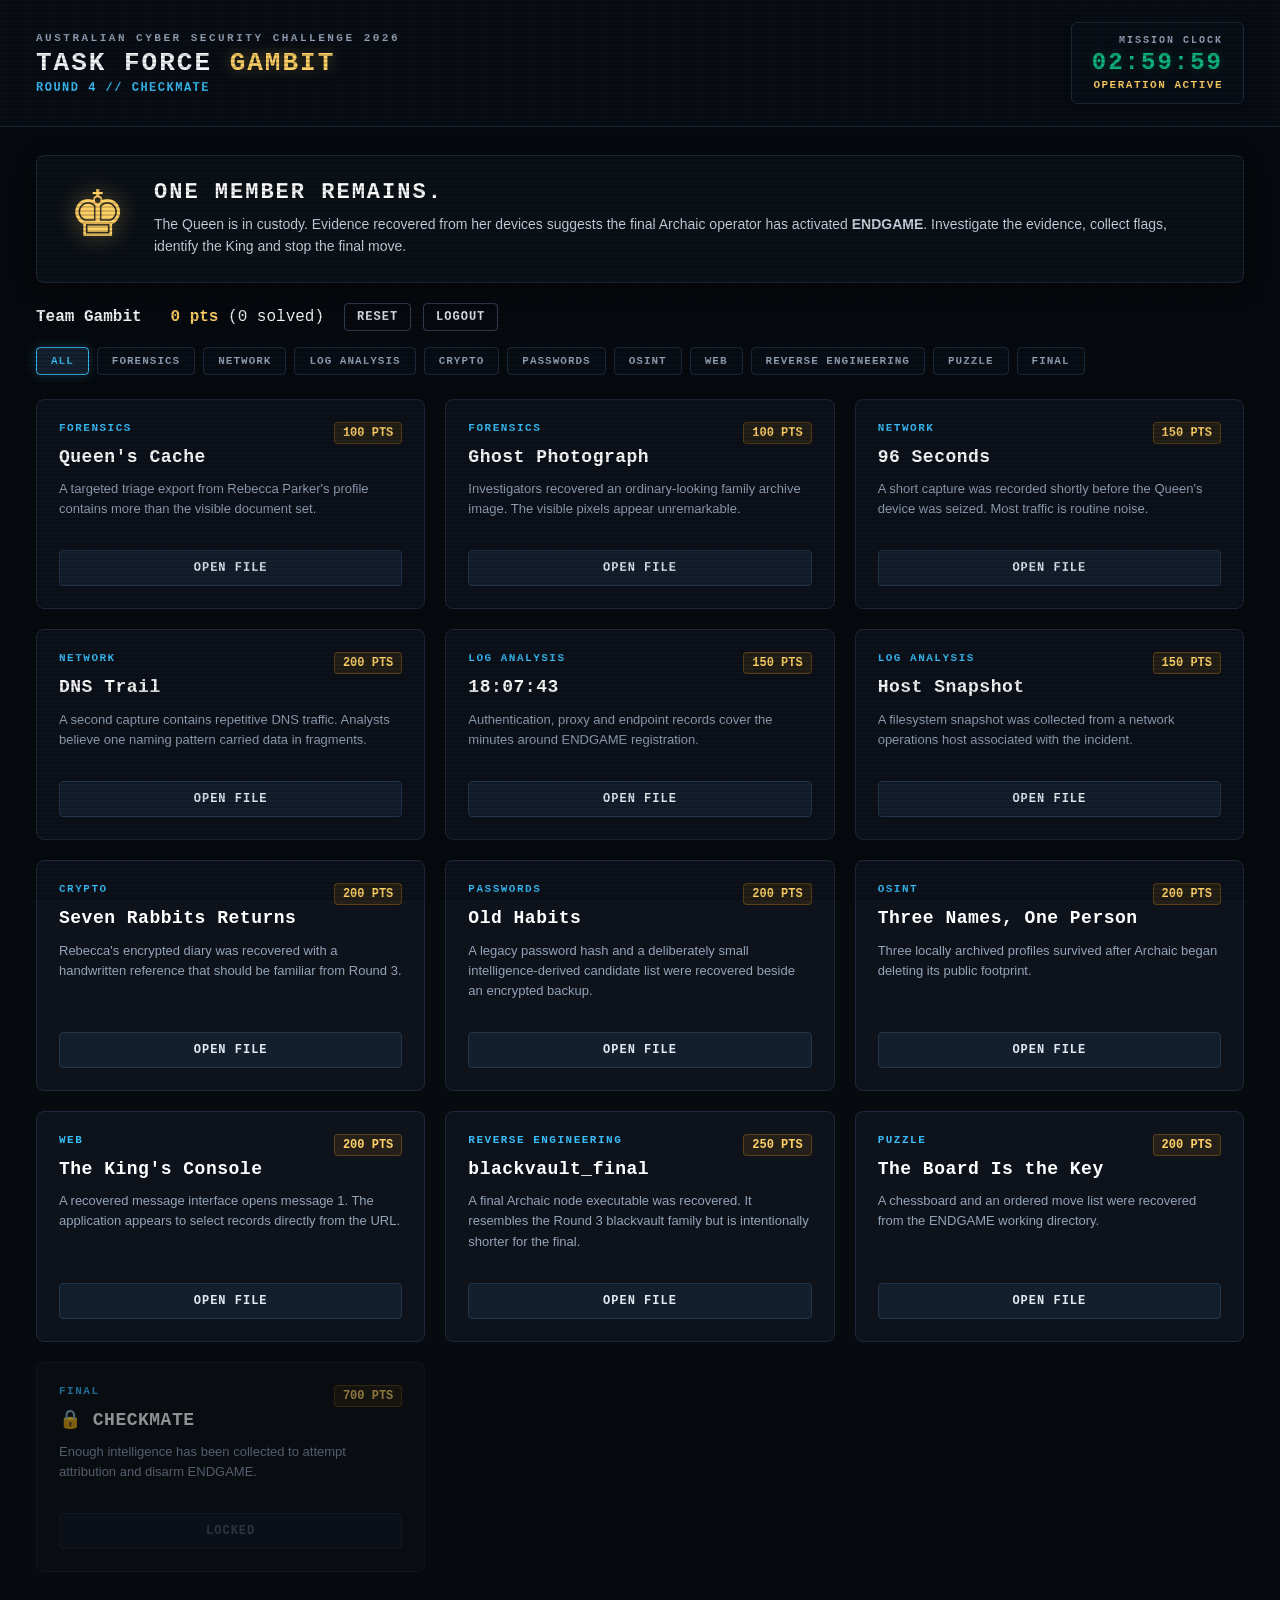
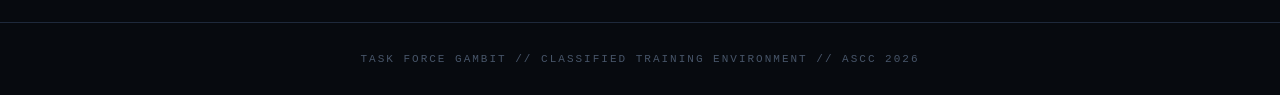
<file: index.html>
<!doctype html>
<html lang="en">
<head>
  <meta charset="utf-8">
  <meta name="viewport" content="width=device-width,initial-scale=1">
  <title>Task Force Gambit // CHECKMATE</title>
  <link rel="stylesheet" href="static/style.css">
</head>
<body>
  <div class="scanlines"></div>

  <header class="topbar">
    <div class="brand">
      <div class="eyebrow">AUSTRALIAN CYBER SECURITY CHALLENGE 2026</div>
      <div class="title">TASK FORCE <span>GAMBIT</span></div>
      <div class="subtitle">ROUND 4 // CHECKMATE</div>
    </div>
    <div class="eventbox">
      <div class="eventlabel">MISSION CLOCK</div>
      <div id="timer" class="timer">03:00:00</div>
      <div id="eventStatus" class="status">AWAITING AUTHORISATION</div>
    </div>
  </header>

  <section class="brief">
    <div class="brief-mark">♚</div>
    <div>
      <h1>ONE MEMBER REMAINS.</h1>
      <p>The Queen is in custody. Evidence recovered from her devices suggests the final Archaic operator has activated <b>ENDGAME</b>. Investigate the evidence, collect flags, identify the King and stop the final move.</p>
    </div>
  </section>

  <section class="controls">
    <div id="teamPanel" class="team-panel">
      <button class="primary" onclick="openAuth('register')">REGISTER TEAM</button>
      <button class="ghost" onclick="openAuth('login')">LOGIN</button>
    </div>
    <div class="filters" id="filters"></div>
  </section>

  <main>
    <div id="challengeGrid" class="challenge-grid"></div>
  </main>

  <!-- STUDENT SCOREBOARD DISABLED: public rankings are shown only on /live/ -->

  <div id="modal" class="modal hidden" onclick="backdropClose(event)">
    <div id="modalCard" class="modal-card"></div>
  </div>

  <div id="toast" class="toast hidden"></div>

  <footer>
    TASK FORCE GAMBIT // CLASSIFIED TRAINING ENVIRONMENT // ASCC 2026
  </footer>

  <script src="static/app.js"></script>
</body>
</html>
</file>
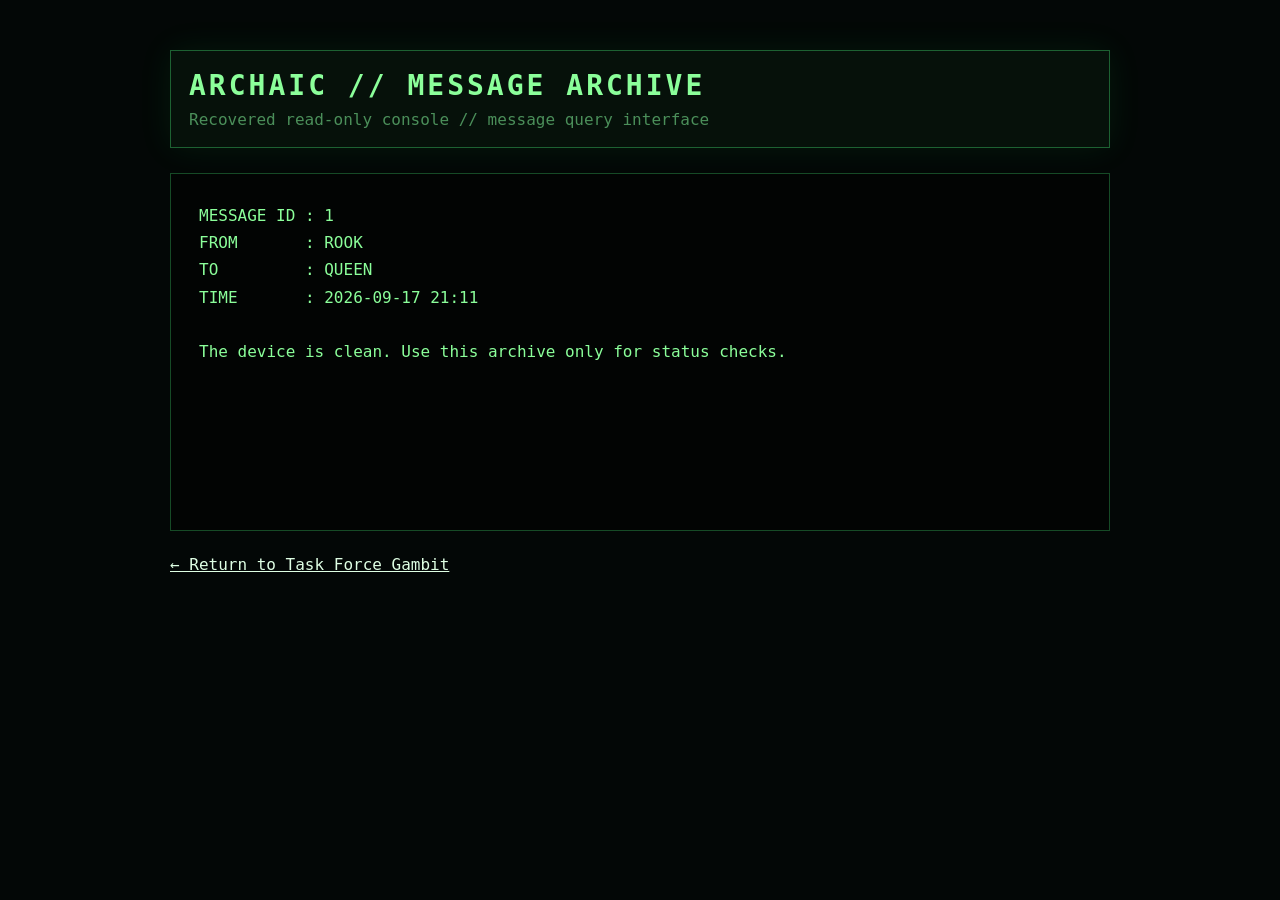
<file: king-console/index.html>
<!DOCTYPE html>
<!-- Task Force Gambit // Archaic Message Archive Console -->
<html lang="en"><head><meta http-equiv="Content-Type" content="text/html; charset=UTF-8">

<meta name="viewport" content="width=device-width,initial-scale=1">
<title>Archaic Message Archive</title>
<style>
html,body{min-height:100%;margin:0;background:#030706;color:#8bff9a;font-family:ui-monospace,SFMono-Regular,Menlo,Consolas,monospace}
.wrap{max-width:940px;margin:0 auto;padding:50px 28px}
.bar{border:1px solid #1d6132;padding:18px;background:#06110a;box-shadow:0 0 35px rgba(43,255,104,.08)}
h1{font-size:28px;letter-spacing:3px;margin:0 0 8px}.muted{color:#4b8f5a}
.terminal{margin-top:25px;border:1px solid #164a26;background:#020403;padding:28px;min-height:300px;white-space:pre-wrap;line-height:1.7}
a{color:#dfffe4}.back{margin-top:24px}
.err{color:#ff7777}
</style>
</head>
<body>
<div class="wrap">
  <div class="bar">
    <h1>ARCHAIC // MESSAGE ARCHIVE</h1>
    <div class="muted">Recovered read-only console // message query interface</div>
  </div>
  <div class="terminal" id="termOutput">
MESSAGE ID : 1
FROM       : ROOK
TO         : QUEEN
TIME       : 2026-09-17 21:11

The device is clean. Use this archive only for status checks.
  </div>
  <div class="back"><a href="../index.html">← Return to Task Force Gambit</a></div>
</div>

<script>
  const params = new URLSearchParams(window.location.search);
  const msg = params.get('msg') || '1';
  const out = document.getElementById('termOutput');

  if (msg === '1') {
    out.textContent = `MESSAGE ID : 1
FROM       : ROOK
TO         : QUEEN
TIME       : 2026-09-17 21:11

The device is clean. Use this archive only for status checks.`;
  } else if (msg === '2') {
    out.textContent = `MESSAGE ID : 2
FROM       : QUEEN
TO         : ROOK
TIME       : 2026-09-17 21:35

Understood. The backup identifier is stored on NBN node 0417.`;
  } else if (/(\'|\"|or|union|select|--|\*)/i.test(msg)) {
    // SQL Injection simulation
    out.innerHTML = `MESSAGE ID : ${msg} (QUERY MATCH: MULTIPLE RECORDS RETURNED)

--- RECORD 1 ---
ID         : 1
FROM       : ROOK
TO         : QUEEN
TIME       : 2026-09-17 21:11
The device is clean. Use this archive only for status checks.

--- RECORD 2 ---
ID         : 2
FROM       : QUEEN
TO         : ROOK
TIME       : 2026-09-17 21:35
Understood. The backup identifier is stored on NBN node 0417.

--- RECORD 3 [RESTRICTED] ---
ID         : 99
FROM       : KING
TO         : QUEEN
TIME       : 2026-09-18 17:55
Do not let them seize the edge router. If I am disconnected, trigger ENDGAME.
FLAG       : <span style="color:#ffd166; font-weight:bold;">${atob("QVNDQ3tTUUxJX0NPTlNPTEVfTVNHXzdBOUYxRDJDfQ==")}</span>`;
  } else {
    out.textContent = `MESSAGE ID : ${msg}

Record not found in active database buffer.`;
  }
</script>
</body></html>
</file>
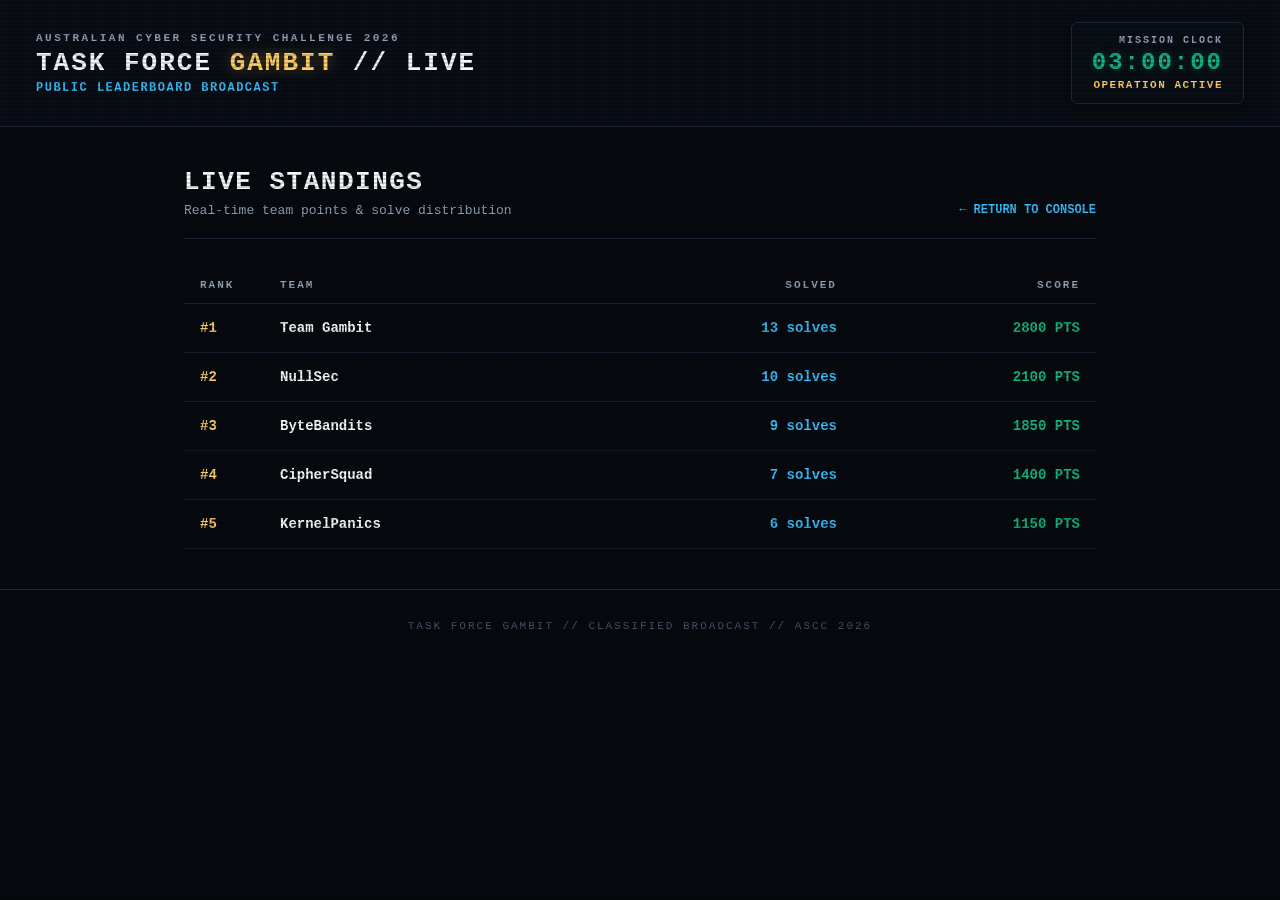
<file: live/index.html>
<!doctype html>
<html lang="en">
<head>
  <meta charset="utf-8">
  <meta name="viewport" content="width=device-width,initial-scale=1">
  <title>Task Force Gambit // LIVE SCOREBOARD</title>
  <link rel="stylesheet" href="/static/style.css">
  <link rel="stylesheet" href="../static/style.css">
  <style>
    .live-wrap { max-width: 960px; margin: 40px auto; padding: 0 24px; }
    .live-header { display: flex; justify-content: space-between; align-items: flex-end; border-bottom: 1px solid var(--border-subtle); padding-bottom: 20px; margin-bottom: 28px; }
    .scores-table { width: 100%; border-collapse: collapse; margin-top: 16px; }
    .scores-table th { text-align: left; padding: 12px 16px; font-size: 11px; letter-spacing: 2px; color: var(--text-muted); border-bottom: 1px solid var(--border-subtle); }
    .scores-table td { padding: 16px; border-bottom: 1px solid #131d2b; font-size: 14px; }
    .scores-table tr:hover { background: rgba(56, 189, 248, 0.04); }
    .rank-cell { font-weight: 800; color: var(--accent-gold); width: 80px; }
    .name-cell { font-weight: 700; color: #fff; }
    .score-cell { text-align: right; color: var(--accent-green); font-weight: 800; }
    .solves-cell { text-align: right; color: var(--accent-blue); font-weight: 600; }
  </style>
</head>
<body>
  <div class="scanlines"></div>

  <header class="topbar">
    <div class="brand">
      <div class="eyebrow">AUSTRALIAN CYBER SECURITY CHALLENGE 2026</div>
      <div class="title">TASK FORCE <span>GAMBIT</span> // LIVE</div>
      <div class="subtitle">PUBLIC LEADERBOARD BROADCAST</div>
    </div>
    <div class="eventbox">
      <div class="eventlabel">MISSION CLOCK</div>
      <div id="timer" class="timer">03:00:00</div>
      <div id="eventStatus" class="status">OPERATION ACTIVE</div>
    </div>
  </header>

  <div class="live-wrap">
    <div class="live-header">
      <div>
        <h1 style="margin:0 0 6px; letter-spacing:1.5px; font-size:26px;">LIVE STANDINGS</h1>
        <div style="color:var(--text-muted); font-size:13px;">Real-time team points & solve distribution</div>
      </div>
      <div>
        <a href="/" style="color:var(--accent-blue); text-decoration:none; font-size:12px; font-weight:700;">← RETURN TO CONSOLE</a>
      </div>
    </div>

    <div id="scoreboard">
      <table class="scores-table">
        <thead>
          <tr>
            <th>RANK</th>
            <th>TEAM</th>
            <th style="text-align:right;">SOLVED</th>
            <th style="text-align:right;">SCORE</th>
          </tr>
        </thead>
        <tbody id="scoresBody">
          <!-- Dynamically populated -->
        </tbody>
      </table>
    </div>
  </div>

  <footer>
    TASK FORCE GAMBIT // CLASSIFIED BROADCAST // ASCC 2026
  </footer>

  <script>
    async function updateLive() {
      try {
        let teams = await fetch('/api/scoreboard').then(r=>r.json()).catch(()=>[]);
        if (!teams.length) {
          teams = await fetch('../api/scoreboard.json').then(r=>r.json()).catch(()=>[]);
        }
        let tbody = document.getElementById('scoresBody');
        tbody.innerHTML = teams.map(t => `
          <tr>
            <td class="rank-cell">#${t.rank}</td>
            <td class="name-cell">${t.name}</td>
            <td class="solves-cell">${t.solves} solves</td>
            <td class="score-cell">${t.points} PTS</td>
          </tr>
        `).join('');
      } catch(e) {}
    }
    updateLive();
    setInterval(updateLive, 5000);

    async function updateClock() {
      try {
        let s = await fetch('/api/event').then(r=>r.json()).catch(()=>({}));
        let remain = Math.max(0, (s.ends_at || (s.now + 10800)) - (s.now || Math.floor(Date.now()/1000)));
        let h = Math.floor(remain / 3600), m = Math.floor(remain % 3600 / 60), sec = remain % 60;
        document.getElementById('timer').textContent = [h, m, sec].map(x => String(x).padStart(2, '0')).join(':');
      } catch(e) {}
    }
    updateClock();
    setInterval(updateClock, 1000);
  </script>
</body>
</html>
</file>
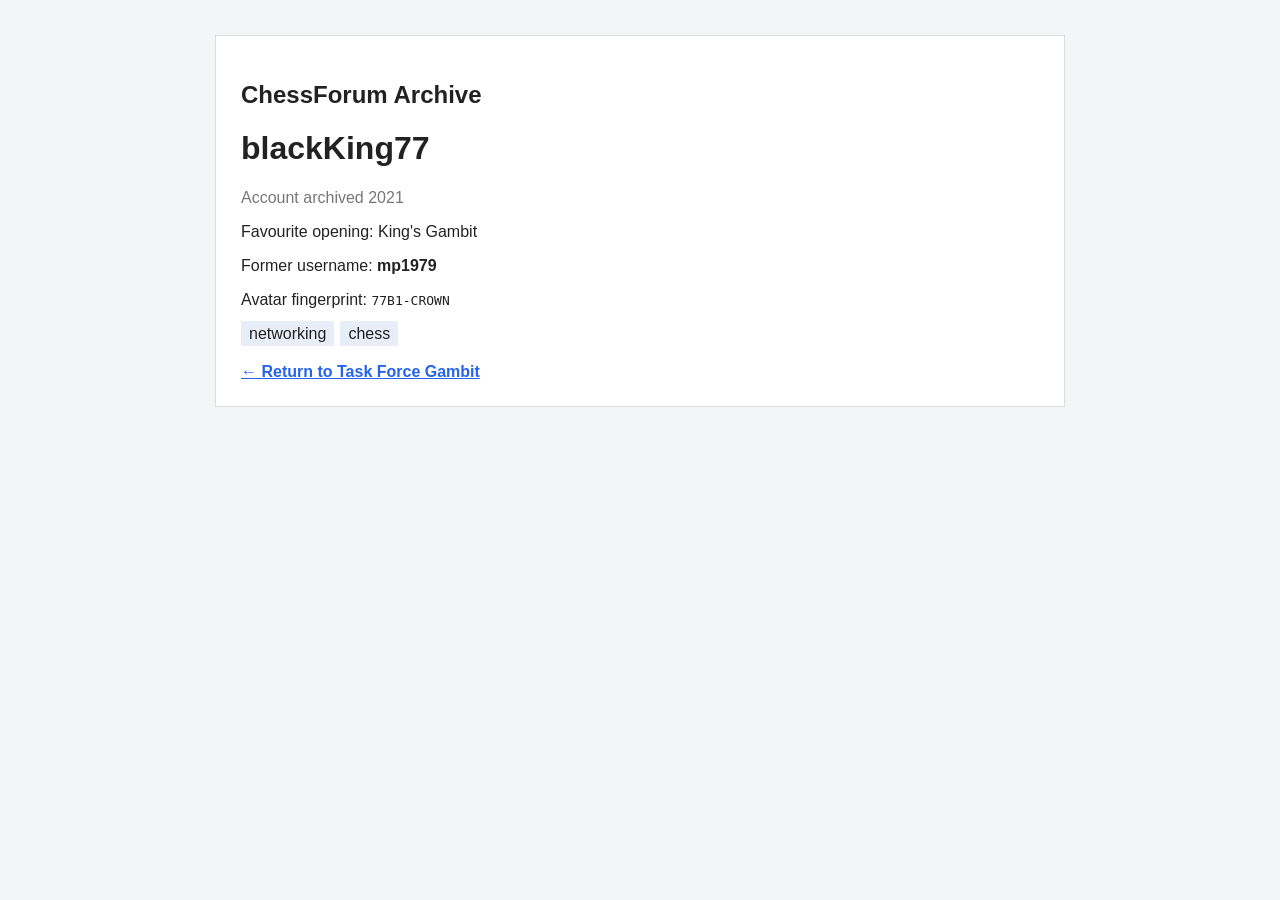
<file: archive/chessforum/blackking77/index.html>
<!DOCTYPE html>
<!-- saved from url=(0053)http://checkmate.local/archive/chessforum/blackking77 -->
<html><head><meta http-equiv="Content-Type" content="text/html; charset=UTF-8"><style>body{font-family:Arial;background:#f4f5f7;color:#222;padding:35px;max-width:850px;margin:auto}.box{background:white;border:1px solid #ddd;padding:25px}.muted{color:#777}.tag{background:#e8eef8;padding:4px 8px;margin-right:6px}</style></head><body><div class="box">
<h2>ChessForum Archive</h2><h1>blackKing77</h1>
<p class="muted">Account archived 2021</p>
<p>Favourite opening: King's Gambit</p><p>Former username: <b>mp1979</b></p>
<p>Avatar fingerprint: <code>77B1-CROWN</code></p><span class="tag">networking</span><span class="tag">chess</span>
<div style="margin-top:20px;"><a href="../../../index.html" style="color:#2563eb; font-weight:bold;">← Return to Task Force Gambit</a></div></div></body></html>
</file>
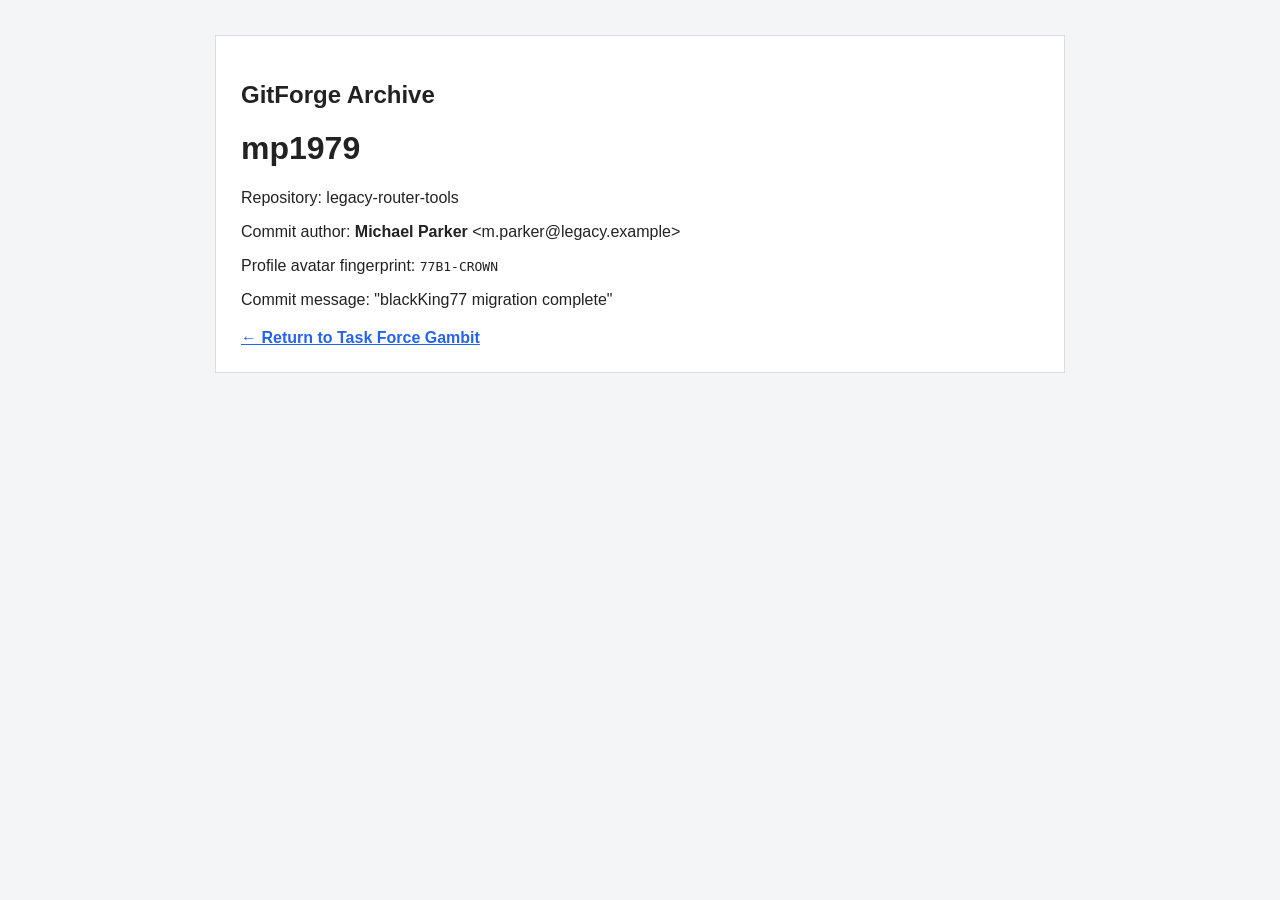
<file: archive/gitforge/mp1979/index.html>
<!DOCTYPE html>
<!-- saved from url=(0046)http://checkmate.local/archive/gitforge/mp1979 -->
<html><head><meta http-equiv="Content-Type" content="text/html; charset=UTF-8"><style>body{font-family:Arial;background:#f4f5f7;color:#222;padding:35px;max-width:850px;margin:auto}.box{background:white;border:1px solid #ddd;padding:25px}.muted{color:#777}.tag{background:#e8eef8;padding:4px 8px;margin-right:6px}</style></head><body><div class="box">
<h2>GitForge Archive</h2><h1>mp1979</h1>
<p>Repository: legacy-router-tools</p>
<p>Commit author: <b>Michael Parker</b> &lt;m.parker@legacy.example&gt;</p>
<p>Profile avatar fingerprint: <code>77B1-CROWN</code></p>
<p>Commit message: "blackKing77 migration complete"</p>
<div style="margin-top:20px;"><a href="../../../index.html" style="color:#2563eb; font-weight:bold;">← Return to Task Force Gambit</a></div></div></body></html>
</file>
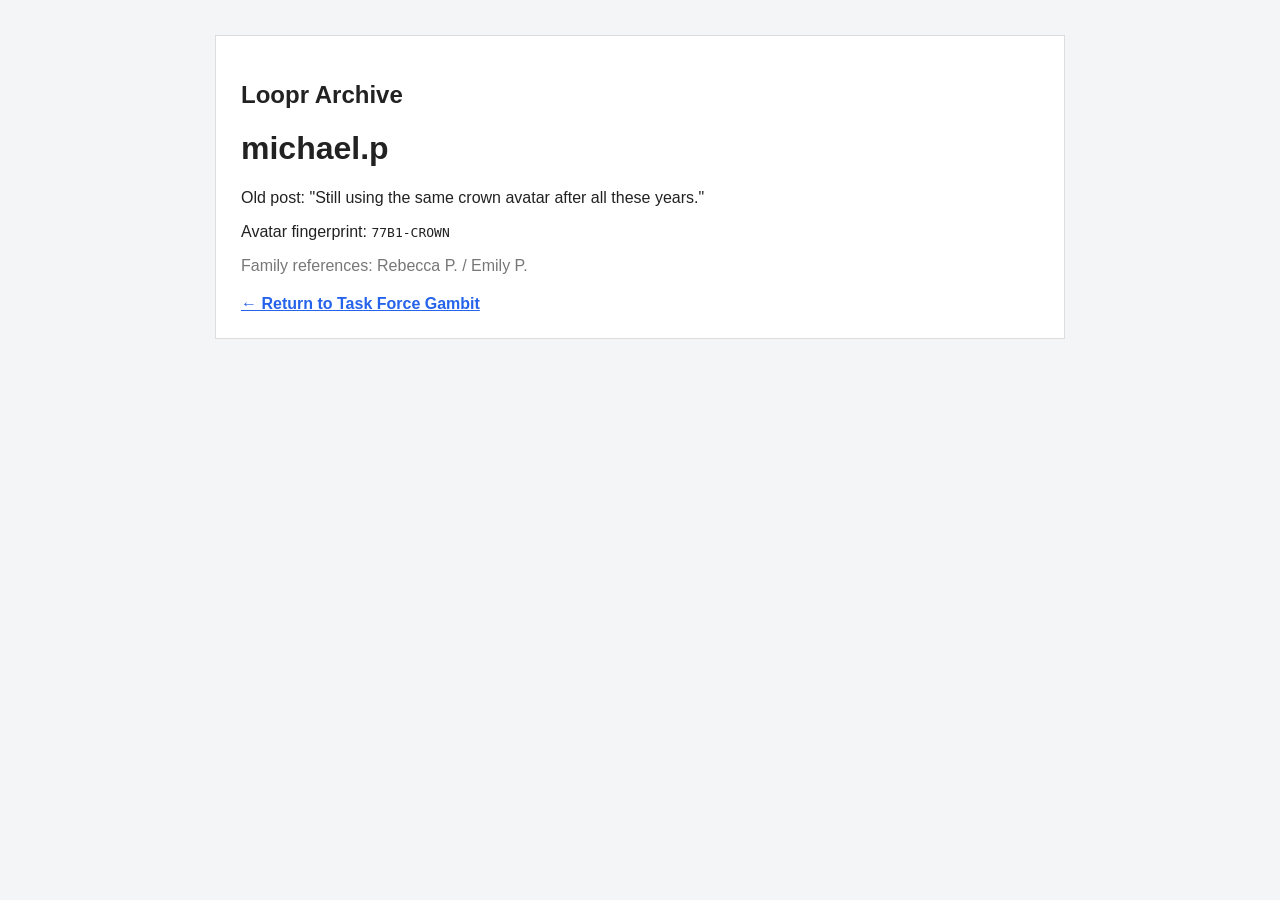
<file: archive/loopr/michael-p/index.html>
<!DOCTYPE html>
<!-- saved from url=(0046)http://checkmate.local/archive/loopr/michael-p -->
<html><head><meta http-equiv="Content-Type" content="text/html; charset=UTF-8"><style>body{font-family:Arial;background:#f4f5f7;color:#222;padding:35px;max-width:850px;margin:auto}.box{background:white;border:1px solid #ddd;padding:25px}.muted{color:#777}.tag{background:#e8eef8;padding:4px 8px;margin-right:6px}</style></head><body><div class="box">
<h2>Loopr Archive</h2><h1>michael.p</h1>
<p>Old post: "Still using the same crown avatar after all these years."</p>
<p>Avatar fingerprint: <code>77B1-CROWN</code></p>
<p class="muted">Family references: Rebecca P. / Emily P.</p>
<div style="margin-top:20px;"><a href="../../../index.html" style="color:#2563eb; font-weight:bold;">← Return to Task Force Gambit</a></div></div></body></html>
</file>
<file: static/style.css>
/* ASCC 2026 - Task Force Gambit // CHECKMATE Stylesheet */
:root {
  --bg-main: #070a0f;
  --bg-card: #0d121b;
  --bg-card-hover: #121924;
  --bg-card-solved: #0a1815;
  --bg-card-locked: #0b0e14;
  --border-subtle: #1e293b;
  --border-active: #38bdf8;
  --border-gold: #f59e0b;
  --border-green: #10b981;
  --accent-gold: #ffd166;
  --accent-blue: #38bdf8;
  --accent-green: #10b981;
  --accent-green-glow: #8affaf;
  --accent-red: #ef4444;
  --text-main: #f8fafc;
  --text-muted: #94a3b8;
  --font-mono: ui-monospace, SFMono-Regular, Menlo, Monaco, Consolas, 'Liberation Mono', 'Courier New', monospace;
  --font-sans: -apple-system, BlinkMacSystemFont, 'Segoe UI', Roboto, Helvetica, Arial, sans-serif;
}

* {
  box-sizing: border-box;
}

body {
  margin: 0;
  padding: 0;
  background-color: var(--bg-main);
  color: var(--text-main);
  font-family: var(--font-mono);
  min-height: 100vh;
  position: relative;
  overflow-x: hidden;
}

/* CRT Scanline Effect */
.scanlines {
  position: fixed;
  top: 0;
  left: 0;
  width: 100vw;
  height: 100vh;
  pointer-events: none;
  background: linear-gradient(rgba(18, 16, 16, 0) 50%, rgba(0, 0, 0, 0.25) 50%),
              linear-gradient(90deg, rgba(255, 0, 0, 0.02), rgba(0, 255, 0, 0.01), rgba(0, 0, 255, 0.02));
  background-size: 100% 4px, 6px 100%;
  z-index: 9999;
  opacity: 0.65;
}

/* Topbar Header */
.topbar {
  display: flex;
  justify-content: space-between;
  align-items: center;
  padding: 22px 36px;
  background: rgba(10, 15, 23, 0.95);
  border-bottom: 1px solid var(--border-subtle);
  position: sticky;
  top: 0;
  z-index: 100;
  backdrop-filter: blur(12px);
}

.brand .eyebrow {
  font-size: 11px;
  letter-spacing: 2.5px;
  color: var(--text-muted);
  font-weight: 700;
  text-transform: uppercase;
  margin-bottom: 4px;
}

.brand .title {
  font-size: 26px;
  font-weight: 900;
  letter-spacing: 2px;
  color: var(--text-main);
}

.brand .title span {
  color: var(--accent-gold);
  text-shadow: 0 0 14px rgba(255, 209, 102, 0.35);
}

.brand .subtitle {
  font-size: 12px;
  letter-spacing: 1.5px;
  color: var(--accent-blue);
  font-weight: 700;
  margin-top: 3px;
}

.eventbox {
  background: #090e16;
  border: 1px solid #1e2c3d;
  padding: 12px 20px;
  border-radius: 6px;
  text-align: right;
  box-shadow: 0 4px 15px rgba(0, 0, 0, 0.4);
}

.eventlabel {
  font-size: 10px;
  letter-spacing: 2px;
  color: var(--text-muted);
  font-weight: 700;
}

.timer {
  font-size: 24px;
  font-weight: 800;
  color: var(--accent-green);
  letter-spacing: 2px;
  margin: 3px 0;
  text-shadow: 0 0 10px rgba(16, 185, 129, 0.3);
}

.status {
  font-size: 11px;
  font-weight: 700;
  letter-spacing: 1.5px;
  color: var(--accent-gold);
}

/* Mission Brief Section */
.brief {
  display: flex;
  align-items: center;
  gap: 28px;
  margin: 28px 36px 20px;
  padding: 24px 32px;
  background: rgba(14, 20, 29, 0.7);
  border: 1px solid #1e2c3d;
  border-radius: 8px;
  position: relative;
  box-shadow: 0 6px 20px rgba(0, 0, 0, 0.35);
}

.brief-mark {
  font-size: 64px;
  line-height: 1;
  color: var(--accent-gold);
  text-shadow: 0 0 25px rgba(255, 209, 102, 0.4);
  user-select: none;
}

.brief h1 {
  margin: 0 0 8px;
  font-size: 22px;
  letter-spacing: 2px;
  color: #fff;
}

.brief p {
  margin: 0;
  font-size: 14px;
  line-height: 1.6;
  color: #cbd5e1;
  font-family: var(--font-sans);
}

/* Controls & Filters */
.controls {
  display: flex;
  justify-content: space-between;
  align-items: center;
  flex-wrap: wrap;
  gap: 16px;
  margin: 0 36px 24px;
}

.team-panel {
  display: flex;
  align-items: center;
  gap: 12px;
}

button {
  font-family: var(--font-mono);
  font-size: 12px;
  font-weight: 700;
  letter-spacing: 1px;
  padding: 9px 18px;
  border-radius: 4px;
  cursor: pointer;
  transition: all 0.15s ease-in-out;
}

button.primary {
  background: var(--accent-green);
  color: #03140e;
  border: 1px solid var(--accent-green);
}

button.primary:hover {
  background: #0ea572;
  box-shadow: 0 0 15px rgba(16, 185, 129, 0.4);
}

button.ghost {
  background: transparent;
  color: #e2e8f0;
  border: 1px solid #334155;
}

button.ghost:hover {
  background: #1e293b;
  border-color: #475569;
}

.filters {
  display: flex;
  flex-wrap: wrap;
  gap: 8px;
}

.filter {
  background: #090e16;
  border: 1px solid #1e2c3d;
  color: var(--text-muted);
  padding: 7px 14px;
  font-size: 11px;
  letter-spacing: 1px;
  font-weight: 700;
}

.filter:hover {
  background: #131c2a;
  color: #f1f5f9;
}

.filter.active {
  background: #152232;
  border-color: var(--accent-blue);
  color: var(--accent-blue);
  box-shadow: 0 0 12px rgba(56, 189, 248, 0.25);
}

/* Challenge Cards Grid */
main {
  margin: 0 36px 50px;
}

.challenge-grid {
  display: grid;
  grid-template-columns: repeat(auto-fill, minmax(330px, 1fr));
  gap: 20px;
}

.card {
  background: var(--bg-card);
  border: 1px solid var(--border-subtle);
  border-radius: 8px;
  padding: 22px;
  display: flex;
  flex-direction: column;
  position: relative;
  transition: transform 0.15s ease, border-color 0.15s ease, box-shadow 0.15s ease;
}

.card:hover {
  transform: translateY(-3px);
  border-color: #2e4461;
  background: var(--bg-card-hover);
  box-shadow: 0 8px 25px rgba(0, 0, 0, 0.45);
}

.card.solved {
  border-color: rgba(16, 185, 129, 0.4);
  background: var(--bg-card-solved);
  box-shadow: inset 0 0 30px rgba(16, 185, 129, 0.04);
}

.card.locked {
  opacity: 0.55;
  background: var(--bg-card-locked);
  border-color: #171f2b;
}

.card .cat {
  font-size: 11px;
  font-weight: 800;
  letter-spacing: 1.5px;
  color: var(--accent-blue);
  text-transform: uppercase;
}

.card .points {
  position: absolute;
  top: 22px;
  right: 22px;
  font-size: 12px;
  font-weight: 800;
  color: var(--accent-gold);
  background: rgba(245, 158, 11, 0.1);
  border: 1px solid rgba(245, 158, 11, 0.25);
  padding: 3px 8px;
  border-radius: 4px;
}

.card h3 {
  font-size: 18px;
  letter-spacing: 0.5px;
  color: #fff;
  margin: 12px 0 10px;
  line-height: 1.3;
}

.card .desc {
  font-size: 13px;
  line-height: 1.55;
  color: #94a3b8;
  font-family: var(--font-sans);
  flex-grow: 1;
}

.solvedtag {
  display: inline-block;
  font-size: 11px;
  font-weight: 800;
  letter-spacing: 1px;
  color: var(--accent-green);
  background: rgba(16, 185, 129, 0.12);
  border: 1px solid rgba(16, 185, 129, 0.3);
  padding: 4px 10px;
  border-radius: 4px;
}

button.open {
  margin-top: 16px;
  width: 100%;
  padding: 10px;
  background: #141f2e;
  border: 1px solid #23354b;
  color: #e2e8f0;
  font-size: 12px;
  font-weight: 700;
  letter-spacing: 1px;
}

button.open:hover {
  background: #1d2f47;
  border-color: var(--accent-blue);
  color: #38bdf8;
}

.card.locked button.open {
  background: #0f1620;
  border-color: #1a2330;
  color: #475569;
  cursor: not-allowed;
}

/* Modal Overlay & Card */
.modal {
  position: fixed;
  top: 0;
  left: 0;
  width: 100vw;
  height: 100vh;
  background: rgba(4, 7, 12, 0.85);
  backdrop-filter: blur(10px);
  display: flex;
  align-items: center;
  justify-content: center;
  z-index: 1000;
  padding: 20px;
}

.modal.hidden {
  display: none;
}

.modal-card {
  background: #0d131d;
  border: 1px solid #26384f;
  border-radius: 10px;
  padding: 32px;
  max-width: 660px;
  width: 100%;
  max-height: 90vh;
  overflow-y: auto;
  position: relative;
  box-shadow: 0 25px 60px rgba(0, 0, 0, 0.75);
}

button.close {
  position: absolute;
  top: 18px;
  right: 18px;
  background: transparent;
  border: none;
  font-size: 28px;
  line-height: 1;
  color: var(--text-muted);
  cursor: pointer;
  padding: 4px 10px;
}

button.close:hover {
  color: #fff;
}

.modal-card .meta {
  font-size: 11px;
  font-weight: 800;
  letter-spacing: 2px;
  color: var(--accent-gold);
  margin-bottom: 8px;
}

.modal-card h2 {
  font-size: 24px;
  letter-spacing: 1px;
  color: #fff;
  margin: 0 0 16px;
}

.modal-card p {
  font-size: 14px;
  line-height: 1.6;
  color: #cbd5e1;
  font-family: var(--font-sans);
}

.modal-card code {
  background: #090e16;
  border: 1px solid #1e2c3d;
  color: var(--accent-blue);
  padding: 2px 6px;
  border-radius: 4px;
  font-size: 13px;
  font-family: var(--font-mono);
}

/* Downloads & Links */
.downloads, .links {
  display: flex;
  flex-wrap: wrap;
  gap: 10px;
  margin: 18px 0;
}

.downloads a, .links a {
  background: #141f2e;
  border: 1px solid #23354b;
  color: var(--accent-blue);
  padding: 9px 15px;
  border-radius: 5px;
  font-size: 12px;
  font-weight: 700;
  letter-spacing: 0.5px;
  text-decoration: none;
  transition: all 0.15s ease;
  display: inline-flex;
  align-items: center;
}

.downloads a:hover, .links a:hover {
  background: #1d2f47;
  border-color: var(--accent-blue);
  box-shadow: 0 0 12px rgba(56, 189, 248, 0.25);
}

/* Hints */
button.hintbtn {
  background: #151d28;
  border: 1px solid #29394d;
  color: var(--accent-gold);
  font-size: 11px;
  font-weight: 800;
  letter-spacing: 1px;
  padding: 6px 12px;
  margin-top: 10px;
}

button.hintbtn:hover {
  background: #1d2837;
  border-color: var(--accent-gold);
}

.hintbox {
  background: #070b10;
  border: 1px solid #1e2c3d;
  border-left: 3px solid var(--accent-gold);
  padding: 12px 16px;
  font-size: 13px;
  line-height: 1.5;
  color: #cbd5e1;
  font-family: var(--font-sans);
  margin-top: 8px;
  border-radius: 0 4px 4px 0;
}

.hintbox.hidden {
  display: none;
}

/* Final Form */
.finalform {
  background: #080d14;
  border: 1px solid #1e2c3d;
  padding: 20px;
  border-radius: 6px;
  margin: 20px 0;
}

.finalform input, .authform input, #flagInput {
  width: 100%;
  background: #05080c;
  border: 1px solid #223246;
  color: #fff;
  padding: 11px 14px;
  border-radius: 4px;
  font-size: 13px;
  font-family: var(--font-mono);
  margin-bottom: 12px;
  transition: border-color 0.15s ease;
}

.finalform input:focus, .authform input:focus, #flagInput:focus {
  border-color: var(--accent-blue);
  outline: none;
  box-shadow: 0 0 10px rgba(56, 189, 248, 0.2);
}

/* Flag Submission Row */
.flagrow {
  display: flex;
  gap: 10px;
  margin-top: 24px;
  padding-top: 20px;
  border-top: 1px solid #1e2c3d;
}

.flagrow #flagInput {
  margin-bottom: 0;
  flex: 1;
}

button.submit {
  background: var(--accent-green);
  color: #03140e;
  border: 1px solid var(--accent-green);
  padding: 10px 20px;
  white-space: nowrap;
}

button.submit:hover {
  background: #0ea572;
}

button.submit:disabled, #flagInput:disabled {
  opacity: 0.5;
  cursor: not-allowed;
}

/* Auth Modal Form */
.authform {
  margin: 20px 0 12px;
}

.authswitch {
  color: var(--accent-blue);
  cursor: pointer;
  text-decoration: underline;
}

/* Toast Notifications */
.toast {
  position: fixed;
  bottom: 28px;
  right: 28px;
  padding: 14px 22px;
  border-radius: 6px;
  font-size: 13px;
  font-weight: 700;
  letter-spacing: 0.5px;
  z-index: 99999;
  box-shadow: 0 10px 30px rgba(0, 0, 0, 0.6);
  animation: slideIn 0.2s ease forwards;
}

.toast.hidden {
  display: none;
}

.toast.good {
  background: #064e3b;
  color: #a7f3d0;
  border: 1px solid var(--accent-green);
}

.toast.bad {
  background: #7f1d1d;
  color: #fecaca;
  border: 1px solid var(--accent-red);
}

@keyframes slideIn {
  from { transform: translateY(20px); opacity: 0; }
  to { transform: translateY(0); opacity: 1; }
}

/* Footer */
footer {
  text-align: center;
  padding: 30px 20px;
  font-size: 11px;
  letter-spacing: 2px;
  color: #475569;
  border-top: 1px solid var(--border-subtle);
}

@media (max-width: 768px) {
  .topbar {
    flex-direction: column;
    align-items: flex-start;
    gap: 16px;
    padding: 18px 20px;
  }
  .eventbox {
    text-align: left;
    width: 100%;
  }
  .brief {
    flex-direction: column;
    align-items: flex-start;
    margin: 20px;
    padding: 20px;
  }
  .controls {
    margin: 0 20px 20px;
  }
  main {
    margin: 0 20px 40px;
  }
}
</file>
